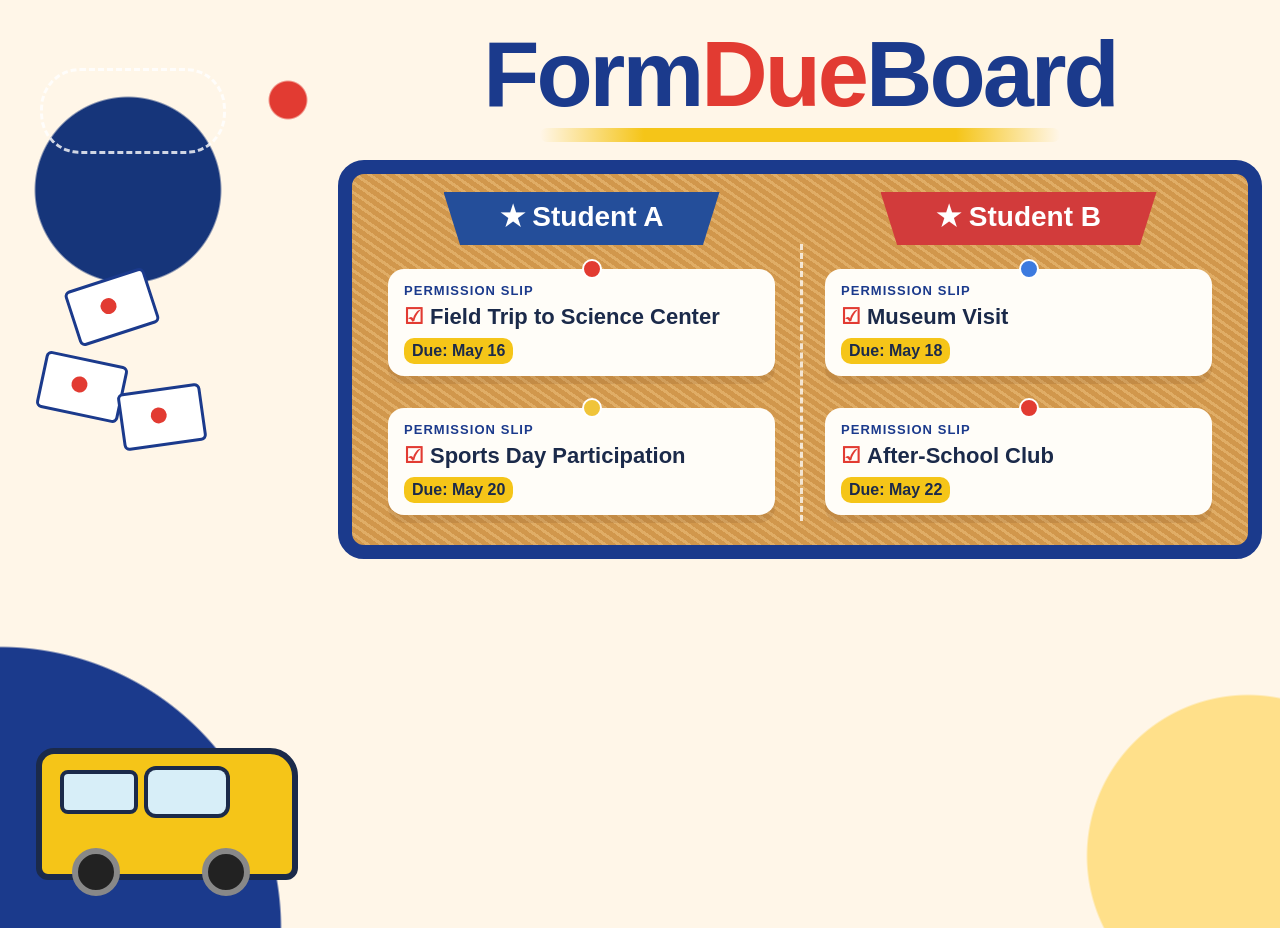
<file: docs/cover.html>
<!DOCTYPE html>
<html lang="en">
<head>
<meta charset="utf-8">
<title>FormDueBoard cover</title>
<style>
  html, body { margin: 0; background: #fff6e8; }
  body {
    width: 1600px;
    height: 900px;
    overflow: hidden;
    font-family: "Trebuchet MS", "Segoe UI", sans-serif;
    color: #1b2a4a;
    position: relative;
    background:
      radial-gradient(circle at 8% 18%, #16357a 0 92px, transparent 94px),
      radial-gradient(circle at 18% 8%, #e23b32 0 18px, transparent 20px),
      radial-gradient(circle at 0 100%, #1b3a8c 0 280px, transparent 282px),
      radial-gradient(circle at 100% 100%, #f6d56a 0 220px, transparent 222px),
      radial-gradient(circle at 78% 92%, #ffe08a 0 160px, transparent 162px),
      #fff6e8;
  }
  .dash {
    position: absolute; border: 3px dashed rgba(255,255,255,.8); border-radius: 40px;
  }
  h1 {
    margin: 28px 0 0;
    text-align: center;
    font-size: 92px;
    letter-spacing: -3px;
    color: #1b3a8c;
    line-height: 1;
  }
  h1 span { color: #e23b32; }
  .swoosh {
    width: 520px; height: 14px; margin: 8px auto 0; border-radius: 20px;
    background: linear-gradient(90deg, transparent, #f5c518 20%, #f5c518 80%, transparent);
  }
  .board {
    width: 860px; margin: 18px auto 0; background:
      repeating-linear-gradient(35deg, #e0ad66 0 3px, #d1974c 3px 8px);
    border: 14px solid #1b3a8c; border-radius: 26px; padding: 18px 18px 22px;
    display: grid; grid-template-columns: 1fr 1fr; gap: 14px; position: relative;
  }
  .board:before {
    content: ""; position: absolute; left: 50%; top: 70px; bottom: 24px; border-left: 3px dashed rgba(255,255,255,.75);
  }
  .ribbon {
    justify-self: center; color: white; font-weight: 800; font-size: 28px;
    padding: 8px 28px 12px; min-width: 220px; text-align: center;
    clip-path: polygon(0 0, 100% 0, 94% 100%, 6% 100%);
  }
  .blue { background: #244e9a; }
  .red { background: #d23b3b; }
  .card {
    background: #fffdf8; border-radius: 16px; margin: 10px 18px 8px; padding: 14px 16px 12px;
    box-shadow: 0 8px 0 rgba(90,52,18,.12); position: relative;
  }
  .pin { width: 16px; height: 16px; border-radius: 50%; border: 2px solid white; position: absolute; left: 50%; top: -10px; }
  .kicker { font-size: 13px; font-weight: 800; letter-spacing: .08em; color: #1b3a8c; }
  .card h2 { margin: 6px 0 8px; font-size: 22px; }
  .check { color: #e23b32; font-weight: 800; margin-right: 6px; }
  .due { display: inline-block; background: #f5c518; border-radius: 10px; font-weight: 800; padding: 4px 8px; color: #1b2a4a; }
  .bus {
    position: absolute; left: 36px; bottom: 48px; width: 250px; height: 120px; background: #f5c518;
    border: 6px solid #1b2a4a; border-radius: 18px 28px 12px 12px;
  }
  .bus:before { content: ""; position: absolute; left: 18px; top: 16px; width: 70px; height: 36px; background: #d7eef8; border: 4px solid #1b2a4a; border-radius: 8px; box-shadow: 88px 0 0 #d7eef8, 88px 0 0 4px #1b2a4a; }
  .wheel { position: absolute; bottom: -22px; width: 36px; height: 36px; background: #222; border-radius: 50%; border: 6px solid #888; }
  .env { position: absolute; width: 78px; height: 52px; background: white; border: 3px solid #1b3a8c; border-radius: 6px; }
  .env:after { content: ""; position: absolute; left: 28px; top: 16px; width: 16px; height: 16px; background: #e23b32; border-radius: 50%; }
  .pencil { position: absolute; right: 70px; top: 210px; width: 36px; height: 210px; background: linear-gradient(#f6d15a, #f0b429); border: 4px solid #1b2a4a; border-radius: 8px; transform: rotate(28deg); }
  .pencil:before { content: ""; position: absolute; left: -4px; bottom: -36px; border-left: 18px solid transparent; border-right: 18px solid transparent; border-top: 36px solid #f2d2b0; }
  .icon {
    position: absolute; right: 48px; bottom: 36px; width: 150px; height: 150px; background: #fffdf8;
    border: 8px solid #1b3a8c; border-radius: 28px;
  }
</style>
</head>
<body>
  <div class="dash" style="left:40px;top:40px;width:180px;height:80px"></div>
  <h1>Form<span>Due</span>Board</h1>
  <div class="swoosh"></div>
  <div class="board">
    <div class="ribbon blue">★ Student A</div>
    <div class="ribbon red">★ Student B</div>
    <div class="card"><div class="pin" style="background:#e23b32"></div><div class="kicker">PERMISSION SLIP</div><h2><span class="check">☑</span>Field Trip to Science Center</h2><div class="due">Due: May 16</div></div>
    <div class="card"><div class="pin" style="background:#3c7adf"></div><div class="kicker">PERMISSION SLIP</div><h2><span class="check">☑</span>Museum Visit</h2><div class="due">Due: May 18</div></div>
    <div class="card"><div class="pin" style="background:#f0c43a"></div><div class="kicker">PERMISSION SLIP</div><h2><span class="check">☑</span>Sports Day Participation</h2><div class="due">Due: May 20</div></div>
    <div class="card"><div class="pin" style="background:#e23b32"></div><div class="kicker">PERMISSION SLIP</div><h2><span class="check">☑</span>After-School Club</h2><div class="due">Due: May 22</div></div>
  </div>
  <div class="env" style="left:70px;top:250px;transform:rotate(-18deg)"></div>
  <div class="env" style="left:40px;top:330px;transform:rotate(12deg)"></div>
  <div class="env" style="left:120px;top:360px;transform:rotate(-8deg)"></div>
  <div class="bus"><div class="wheel" style="left:30px"></div><div class="wheel" style="left:160px"></div></div>
  <div class="pencil"></div>
  <div class="icon"></div>
</body>
</html>
</file>
